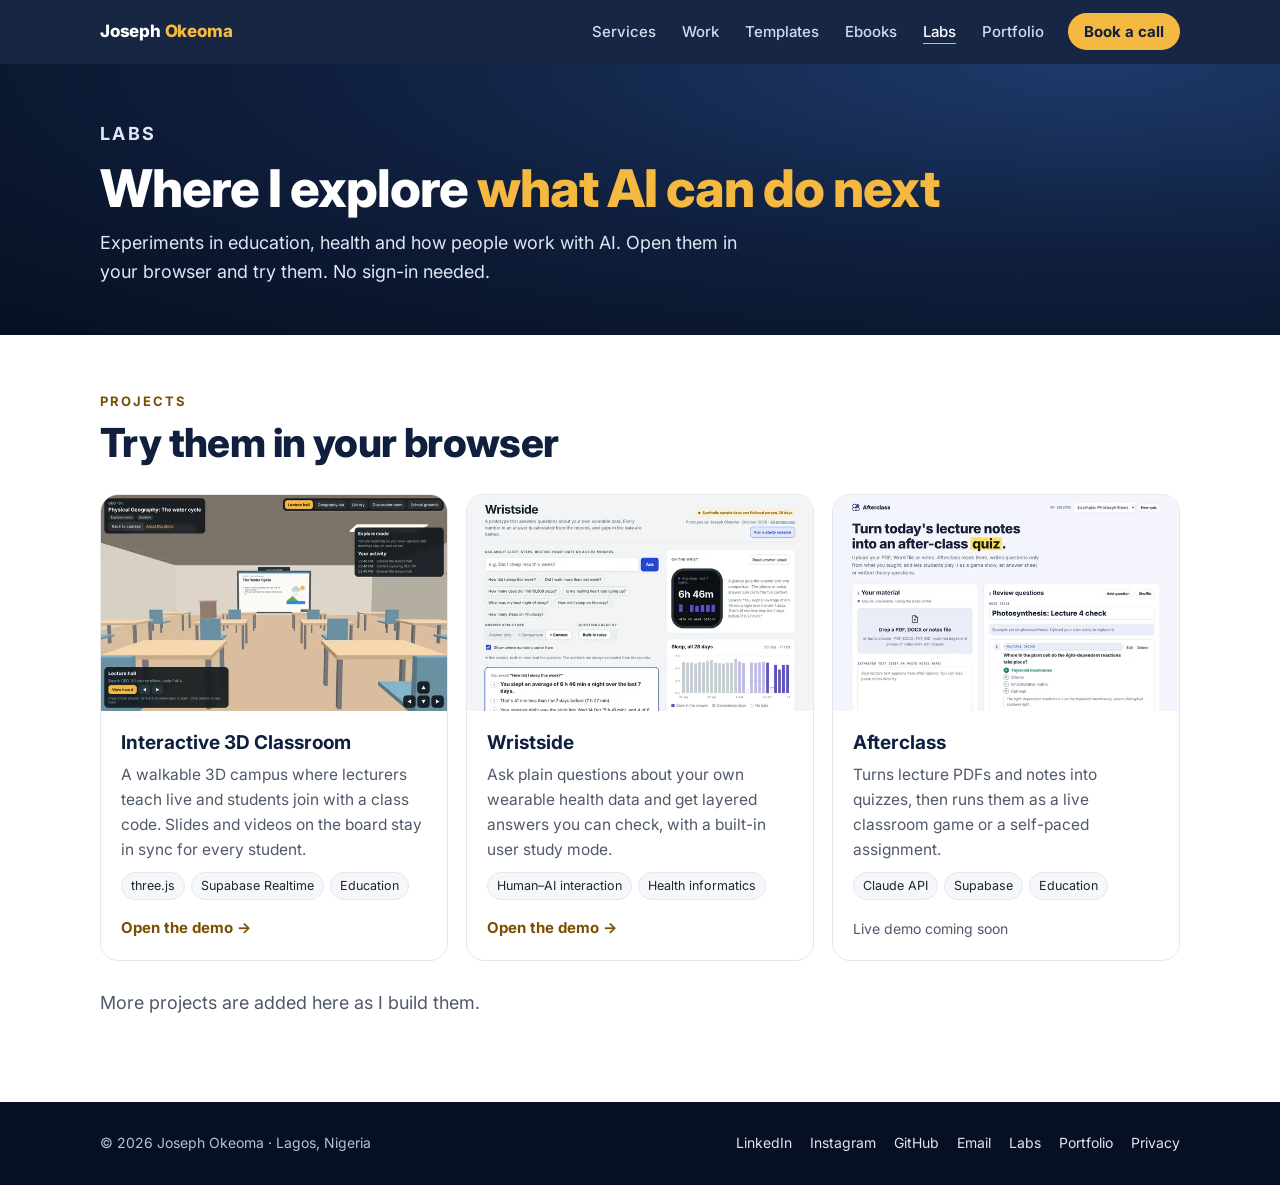
<file: labs.html>
<!doctype html>
<html lang="en">
<head>
<meta charset="utf-8">
<meta name="viewport" content="width=device-width, initial-scale=1">
<title>Labs | Joseph Okeoma</title>
<meta name="description" content="Experiments by Joseph Okeoma in education, health and human–AI interaction: an interactive 3D classroom, Wristside and Afterclass.">
<meta name="theme-color" content="#0f1f3d">
<meta property="og:title" content="Joseph Okeoma | AI for African businesses">
<meta property="og:description" content="AI agents and automations for Nigerian businesses. Free templates and a free 20-minute call.">
<meta property="og:image" content="og-image.png">
<meta property="og:type" content="website">
<meta name="twitter:card" content="summary_large_image">
<link rel="icon" href="data:image/svg+xml,%3Csvg xmlns='http://www.w3.org/2000/svg' viewBox='0 0 64 64'%3E%3Crect width='64' height='64' rx='14' fill='%230f1f3d'/%3E%3Ctext x='32' y='42' font-family='Arial' font-weight='700' font-size='28' text-anchor='middle' fill='%23f5b942'%3EJO%3C/text%3E%3C/svg%3E">
<link rel="preconnect" href="https://fonts.googleapis.com">
<link rel="preconnect" href="https://fonts.gstatic.com" crossorigin>
<link href="https://fonts.googleapis.com/css2?family=Inter:wght@400;500;600;700;800&display=swap" rel="stylesheet">
<link rel="stylesheet" href="style.css">
</head>
<body>
<a class="skip" href="#main">Skip to main content</a>

<header class="site">
  <div class="wrap">
    <a class="brand" href="index.html" aria-label="Joseph Okeoma, home">Joseph <span>Okeoma</span></a>
    <button type="button" class="menu-btn" aria-expanded="false" aria-controls="navlist">Menu</button>
    <nav aria-label="Main">
      <ul id="navlist">
        <li><a href="index.html#services">Services</a></li>
        <li><a href="index.html#work">Work</a></li>
        <li><a href="index.html#templates">Templates</a></li>
        <li><a href="index.html#ebooks">Ebooks</a></li>
        <li><a href="labs.html" aria-current="page">Labs</a></li>
        <li><a href="portfolio.html">Portfolio</a></li>
        <li class="keep"><a class="cta wa" href="https://wa.me/2348101892632" data-msg="call">Book a call</a></li>
      </ul>
    </nav>
  </div>
</header>

<main id="main">
<section class="dark page-hero" aria-labelledby="ph">
  <div class="wrap">
    <p class="tag">Labs</p>
    <h1 id="ph">Where I explore <span>what AI can do next</span></h1>
    <p>Experiments in education, health and how people work with AI. Open them in your browser and try them. No sign-in needed.</p>
  </div>
</section>
<section aria-labelledby="lp-h" style="padding-top:56px">
  <div class="wrap">
    <p class="eyebrow">Projects</p>
    <h2 id="lp-h">Try them in your browser</h2>
    <div data-projects="labs" data-headings="off"><p class="sub">Loading…</p></div>
    <p class="sub" style="margin-top:28px">More projects are added here as I build them.</p>
  </div>
</section>
</main>
<footer>
  <div class="wrap">
    <p>© 2026 Joseph Okeoma · Lagos, Nigeria</p>
    <ul aria-label="Links">
      <li><a href="https://www.linkedin.com/in/josephokeoma" target="_blank" rel="noopener">LinkedIn</a></li>
      <li><a href="https://www.instagram.com/josephokeoma" target="_blank" rel="noopener">Instagram</a></li>
      <li><a href="https://github.com/Okiejoedev" target="_blank" rel="noopener">GitHub</a></li>
      <li><a href="mailto:josephokeoma07@gmail.com">Email</a></li>
      <li><a href="labs.html">Labs</a></li>
      <li><a href="portfolio.html">Portfolio</a></li>
      <li><a href="index.html#privacy">Privacy</a></li>
    </ul>
  </div>
</footer>
<script>
const PHONE='2348101892632';
document.querySelectorAll('.wa').forEach(a=>{a.href='https://wa.me/'+PHONE+'?text='+encodeURIComponent("Hi Joseph, I found you through your website. I'd like to book a free 20-minute call about AI for my business.");a.target='_blank';a.rel='noopener';});
/* mobile menu */
(function(){const b=document.querySelector('.menu-btn'),l=document.getElementById('navlist');if(!b)return;
b.addEventListener('click',()=>{const o=l.classList.toggle('open');b.setAttribute('aria-expanded',o);b.textContent=o?'Close':'Menu';});
l.addEventListener('click',e=>{if(e.target.closest('a')){l.classList.remove('open');b.setAttribute('aria-expanded','false');b.textContent='Menu';}});
document.addEventListener('keydown',e=>{if(e.key==='Escape'&&l.classList.contains('open')){l.classList.remove('open');b.setAttribute('aria-expanded','false');b.textContent='Menu';b.focus();}});})();
</script>
<script src="projects.js"></script>
</body>
</html>
</file>
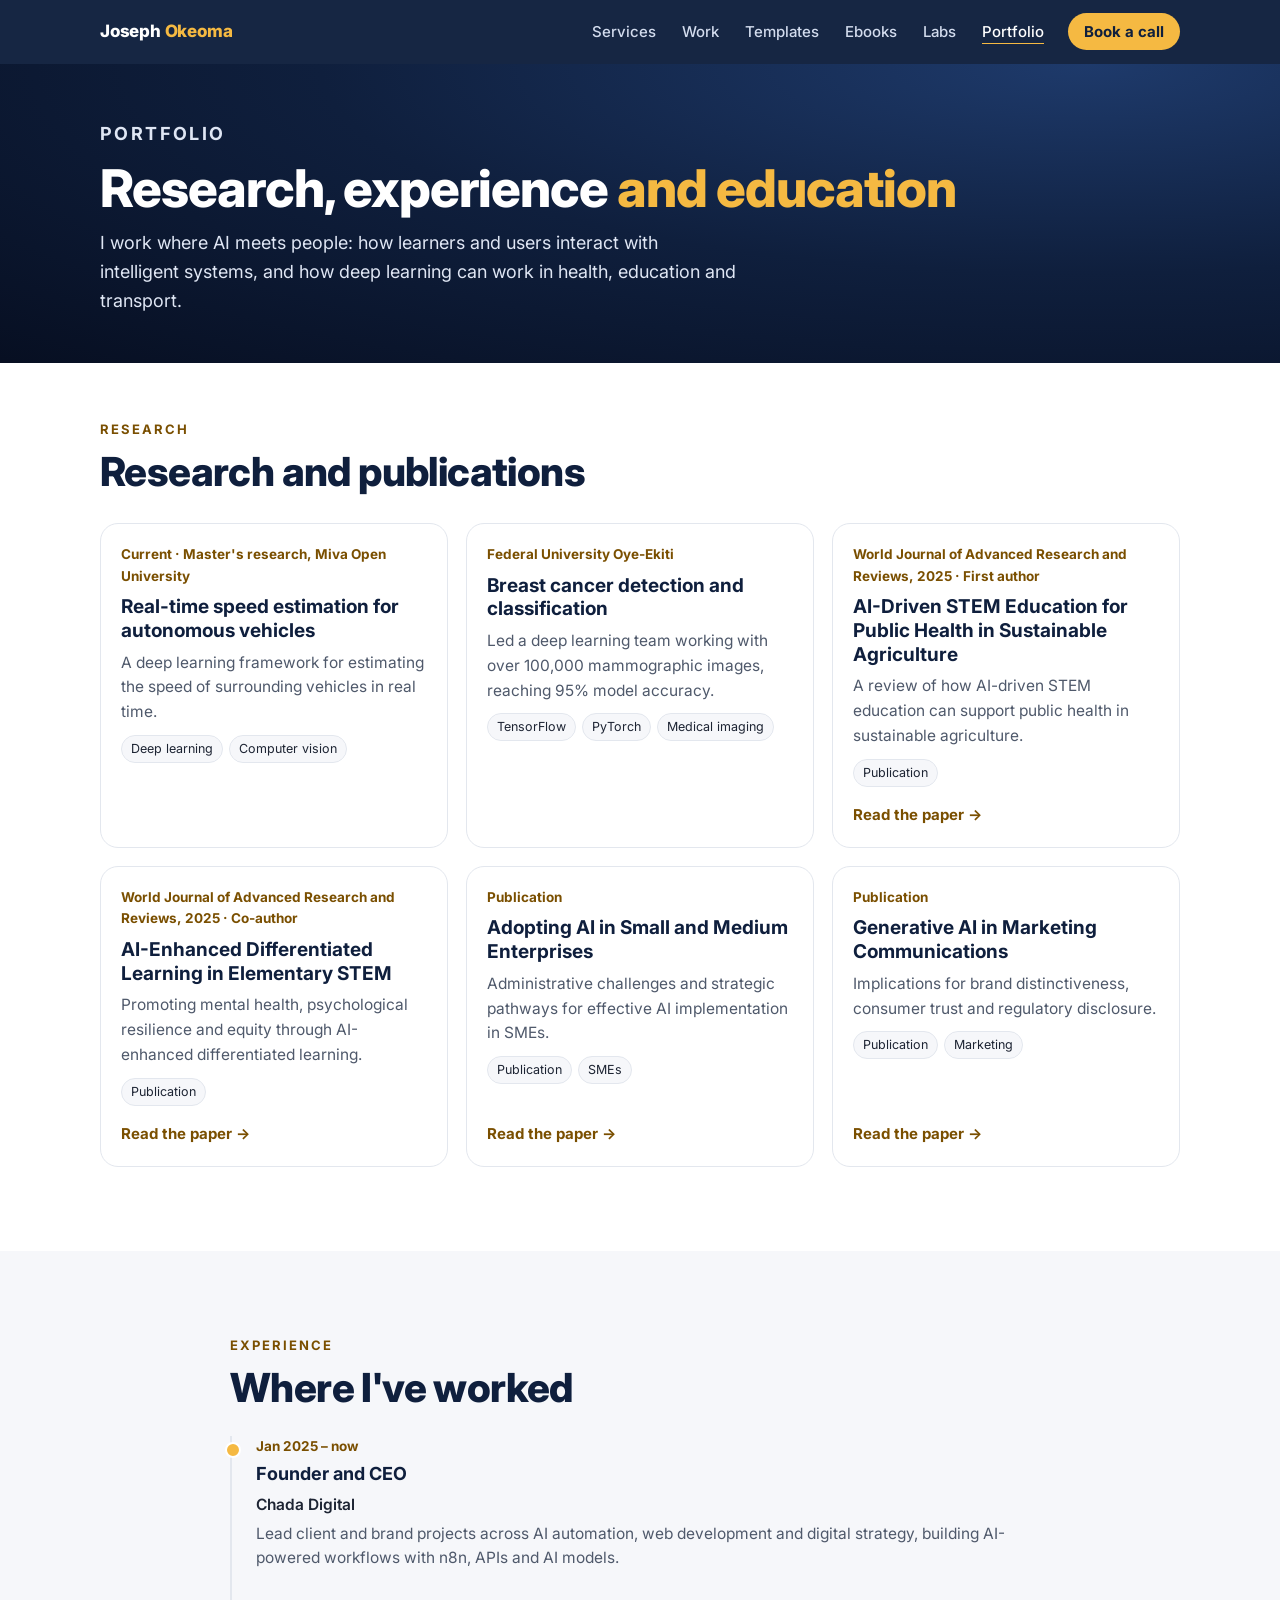
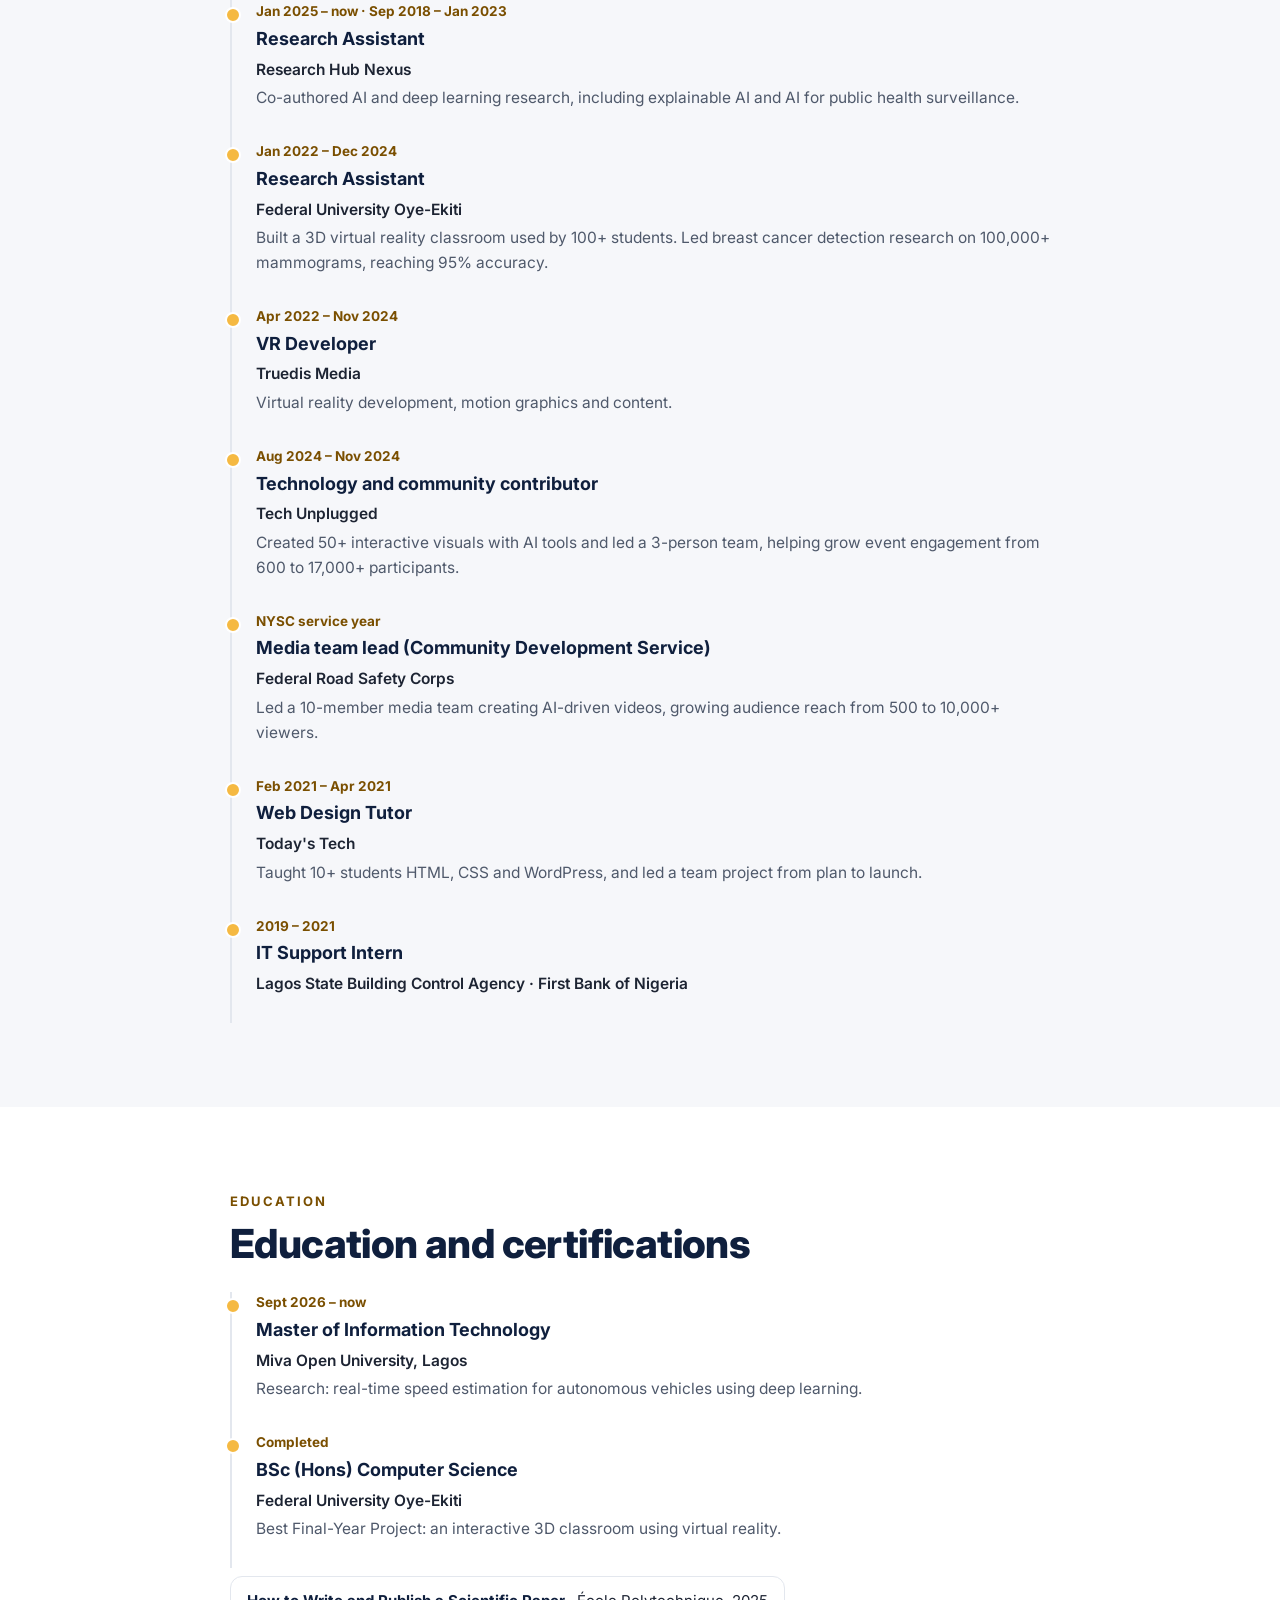
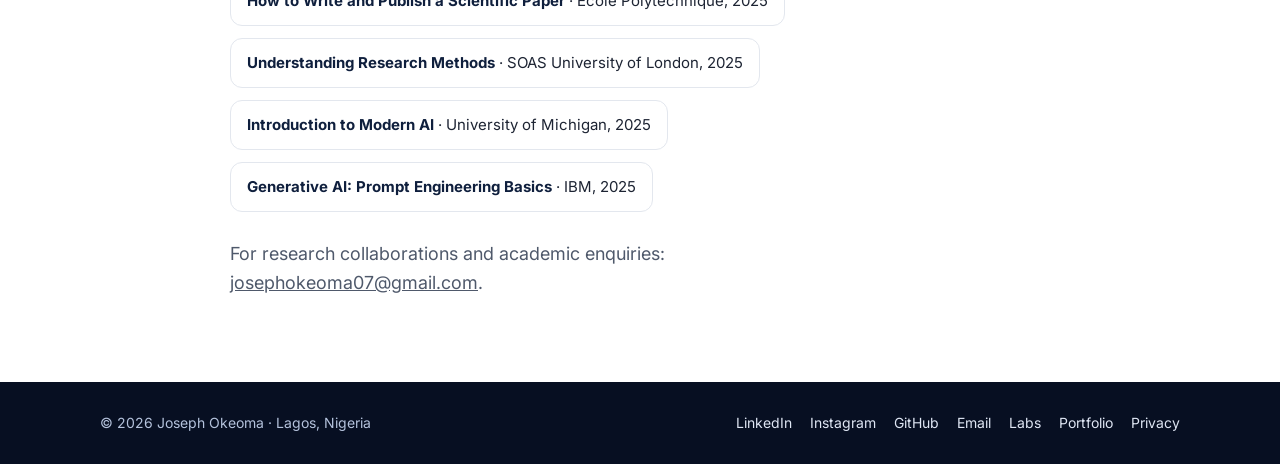
<file: portfolio.html>
<!doctype html>
<html lang="en">
<head>
<meta charset="utf-8">
<meta name="viewport" content="width=device-width, initial-scale=1">
<title>Portfolio | Joseph Okeoma</title>
<meta name="description" content="Research, publications, experience and education of Joseph Okeoma: human–AI interaction, deep learning, and AI in education and health.">
<meta name="theme-color" content="#0f1f3d">
<meta property="og:title" content="Joseph Okeoma | AI for African businesses">
<meta property="og:description" content="AI agents and automations for Nigerian businesses. Free templates and a free 20-minute call.">
<meta property="og:image" content="og-image.png">
<meta property="og:type" content="website">
<meta name="twitter:card" content="summary_large_image">
<link rel="icon" href="data:image/svg+xml,%3Csvg xmlns='http://www.w3.org/2000/svg' viewBox='0 0 64 64'%3E%3Crect width='64' height='64' rx='14' fill='%230f1f3d'/%3E%3Ctext x='32' y='42' font-family='Arial' font-weight='700' font-size='28' text-anchor='middle' fill='%23f5b942'%3EJO%3C/text%3E%3C/svg%3E">
<link rel="preconnect" href="https://fonts.googleapis.com">
<link rel="preconnect" href="https://fonts.gstatic.com" crossorigin>
<link href="https://fonts.googleapis.com/css2?family=Inter:wght@400;500;600;700;800&display=swap" rel="stylesheet">
<link rel="stylesheet" href="style.css">
</head>
<body>
<a class="skip" href="#main">Skip to main content</a>

<header class="site">
  <div class="wrap">
    <a class="brand" href="index.html" aria-label="Joseph Okeoma, home">Joseph <span>Okeoma</span></a>
    <button type="button" class="menu-btn" aria-expanded="false" aria-controls="navlist">Menu</button>
    <nav aria-label="Main">
      <ul id="navlist">
        <li><a href="index.html#services">Services</a></li>
        <li><a href="index.html#work">Work</a></li>
        <li><a href="index.html#templates">Templates</a></li>
        <li><a href="index.html#ebooks">Ebooks</a></li>
        <li><a href="labs.html">Labs</a></li>
        <li><a href="portfolio.html" aria-current="page">Portfolio</a></li>
        <li class="keep"><a class="cta wa" href="https://wa.me/2348101892632" data-msg="call">Book a call</a></li>
      </ul>
    </nav>
  </div>
</header>

<main id="main">
<section class="dark page-hero" aria-labelledby="ph">
  <div class="wrap">
    <p class="tag">Portfolio</p>
    <h1 id="ph">Research, experience <span>and education</span></h1>
    <p>I work where AI meets people: how learners and users interact with intelligent systems, and how deep learning can work in health, education and transport.</p>
  </div>
</section>

<section aria-labelledby="r-h" style="padding-top:56px">
  <div class="wrap">
    <p class="eyebrow">Research</p>
    <h2 id="r-h">Research and publications</h2>
    <div data-projects="research" data-headings="off"><p class="sub">Loading…</p></div>
  </div>
</section>

<section class="alt" aria-labelledby="x-h">
  <div class="wrap" style="max-width:860px">
    <p class="eyebrow">Experience</p>
    <h2 id="x-h">Where I've worked</h2>
    <ol class="tl">
      <li><p class="when">Jan 2025 – now</p><h3>Founder and CEO</h3><p class="org">Chada Digital</p><p>Lead client and brand projects across AI automation, web development and digital strategy, building AI-powered workflows with n8n, APIs and AI models.</p></li>
      <li><p class="when">Jan 2025 – now · Sep 2018 – Jan 2023</p><h3>Research Assistant</h3><p class="org">Research Hub Nexus</p><p>Co-authored AI and deep learning research, including explainable AI and AI for public health surveillance.</p></li>
      <li><p class="when">Jan 2022 – Dec 2024</p><h3>Research Assistant</h3><p class="org">Federal University Oye-Ekiti</p><p>Built a 3D virtual reality classroom used by 100+ students. Led breast cancer detection research on 100,000+ mammograms, reaching 95% accuracy.</p></li>
      <li><p class="when">Apr 2022 – Nov 2024</p><h3>VR Developer</h3><p class="org">Truedis Media</p><p>Virtual reality development, motion graphics and content.</p></li>
      <li><p class="when">Aug 2024 – Nov 2024</p><h3>Technology and community contributor</h3><p class="org">Tech Unplugged</p><p>Created 50+ interactive visuals with AI tools and led a 3-person team, helping grow event engagement from 600 to 17,000+ participants.</p></li>
      <li><p class="when">NYSC service year</p><h3>Media team lead (Community Development Service)</h3><p class="org">Federal Road Safety Corps</p><p>Led a 10-member media team creating AI-driven videos, growing audience reach from 500 to 10,000+ viewers.</p></li>
      <li><p class="when">Feb 2021 – Apr 2021</p><h3>Web Design Tutor</h3><p class="org">Today's Tech</p><p>Taught 10+ students HTML, CSS and WordPress, and led a team project from plan to launch.</p></li>
      <li><p class="when">2019 – 2021</p><h3>IT Support Intern</h3><p class="org">Lagos State Building Control Agency · First Bank of Nigeria</p></li>
    </ol>
  </div>
</section>

<section aria-labelledby="e-h">
  <div class="wrap" style="max-width:860px">
    <p class="eyebrow">Education</p>
    <h2 id="e-h">Education and certifications</h2>
    <ol class="tl">
      <li><p class="when">Sept 2026 – now</p><h3>Master of Information Technology</h3><p class="org">Miva Open University, Lagos</p><p>Research: real-time speed estimation for autonomous vehicles using deep learning.</p></li>
      <li><p class="when">Completed</p><h3>BSc (Hons) Computer Science</h3><p class="org">Federal University Oye-Ekiti</p><p>Best Final-Year Project: an interactive 3D classroom using virtual reality.</p></li>
    </ol>
    <ul class="facts" style="margin-top:8px">
      <li><b>How to Write and Publish a Scientific Paper</b> · École Polytechnique, 2025</li>
      <li><b>Understanding Research Methods</b> · SOAS University of London, 2025</li>
      <li><b>Introduction to Modern AI</b> · University of Michigan, 2025</li>
      <li><b>Generative AI: Prompt Engineering Basics</b> · IBM, 2025</li>
    </ul>
    <p class="sub" style="margin-top:28px">For research collaborations and academic enquiries: <a href="mailto:josephokeoma07@gmail.com">josephokeoma07@gmail.com</a>.</p>
  </div>
</section>
</main>
<footer>
  <div class="wrap">
    <p>© 2026 Joseph Okeoma · Lagos, Nigeria</p>
    <ul aria-label="Links">
      <li><a href="https://www.linkedin.com/in/josephokeoma" target="_blank" rel="noopener">LinkedIn</a></li>
      <li><a href="https://www.instagram.com/josephokeoma" target="_blank" rel="noopener">Instagram</a></li>
      <li><a href="https://github.com/Okiejoedev" target="_blank" rel="noopener">GitHub</a></li>
      <li><a href="mailto:josephokeoma07@gmail.com">Email</a></li>
      <li><a href="labs.html">Labs</a></li>
      <li><a href="portfolio.html">Portfolio</a></li>
      <li><a href="index.html#privacy">Privacy</a></li>
    </ul>
  </div>
</footer>
<script>
const PHONE='2348101892632';
document.querySelectorAll('.wa').forEach(a=>{a.href='https://wa.me/'+PHONE+'?text='+encodeURIComponent("Hi Joseph, I found you through your website. I'd like to book a free 20-minute call about AI for my business.");a.target='_blank';a.rel='noopener';});
/* mobile menu */
(function(){const b=document.querySelector('.menu-btn'),l=document.getElementById('navlist');if(!b)return;
b.addEventListener('click',()=>{const o=l.classList.toggle('open');b.setAttribute('aria-expanded',o);b.textContent=o?'Close':'Menu';});
l.addEventListener('click',e=>{if(e.target.closest('a')){l.classList.remove('open');b.setAttribute('aria-expanded','false');b.textContent='Menu';}});
document.addEventListener('keydown',e=>{if(e.key==='Escape'&&l.classList.contains('open')){l.classList.remove('open');b.setAttribute('aria-expanded','false');b.textContent='Menu';b.focus();}});})();
</script>
<script src="projects.js"></script>
</body>
</html>
</file>
<file: style.css>
:root{--navy:#0f1f3d;--navy-2:#070f22;--navy-3:#1e3a6b;--gold:#f5b942;--gold-ink:#7a4f00;--ink:#1d2433;--muted:#4f596b;--line:#e3e7ee;--bg:#f6f7fa;--ok:#17643f}
*{box-sizing:border-box;margin:0}
html{scroll-behavior:smooth}
@media (prefers-reduced-motion:reduce){html{scroll-behavior:auto}*{transition:none!important}}
body{font-family:Inter,system-ui,-apple-system,"Segoe UI",sans-serif;color:var(--ink);background:#fff;line-height:1.6;font-size:17px;-webkit-font-smoothing:antialiased}
a{color:inherit}
img{max-width:100%}
.wrap{max-width:1120px;margin:0 auto;padding:0 20px}
.sr-only{position:absolute;width:1px;height:1px;padding:0;margin:-1px;overflow:hidden;clip:rect(0,0,0,0);border:0}
.skip{position:absolute;left:12px;top:-60px;background:var(--gold);color:var(--navy);padding:10px 16px;border-radius:8px;font-weight:700;z-index:100;text-decoration:none}
.skip:focus{top:12px}
:focus-visible{outline:3px solid #1e5bd6;outline-offset:3px;border-radius:6px}
.dark :focus-visible,header.site :focus-visible{outline-color:var(--gold)}
.btn{display:inline-flex;align-items:center;justify-content:center;gap:10px;min-height:48px;padding:12px 22px;border-radius:999px;font-weight:600;text-decoration:none;font-size:16px;border:0;cursor:pointer;font-family:inherit;transition:transform .15s ease,box-shadow .15s ease}
.btn:hover{transform:translateY(-1px)}
.btn-gold{background:var(--gold);color:var(--navy)}
.btn-gold:hover{box-shadow:0 8px 22px rgba(245,185,66,.35)}
.btn-ghost{border:1.5px solid rgba(255,255,255,.45);color:#fff;background:transparent}
.btn-navy{background:var(--navy);color:#fff}
.btn-line{border:1.5px solid var(--navy);color:var(--navy);background:#fff}
.btn svg{width:20px;height:20px;flex:none}
header.site{position:sticky;top:0;z-index:20;background:rgba(15,31,61,.97);backdrop-filter:blur(8px)}
header.site .wrap{display:flex;align-items:center;justify-content:space-between;min-height:64px;gap:12px}
.brand{color:#fff;font-weight:800;text-decoration:none;font-size:17px;letter-spacing:-.2px}
.brand span{color:var(--gold)}
nav ul{list-style:none;display:flex;gap:22px;align-items:center;padding:0}
nav a{color:#d3dcee;text-decoration:none;font-size:15px;font-weight:500;padding:6px 2px}
nav a:hover{color:#fff}
nav a.cta{color:var(--navy);background:var(--gold);padding:9px 16px;border-radius:999px;font-weight:700}
@media(max-width:760px){nav li:not(.keep){display:none}}
.dark{background:radial-gradient(120% 140% at 85% 0%,var(--navy-3) 0%,var(--navy) 50%,var(--navy-2) 100%);color:#fff}
.hero{position:relative;overflow:hidden;padding:0}
.hero::before{content:"";position:absolute;inset:0;background-image:radial-gradient(rgba(255,255,255,.06) 1.4px,transparent 1.6px);background-size:28px 28px;pointer-events:none}
.hero .wrap{position:relative;display:grid;grid-template-columns:1.35fr .85fr;gap:48px;align-items:center;padding-top:72px;padding-bottom:84px}
.tag{font-size:13px;font-weight:700;letter-spacing:2.4px;text-transform:uppercase;color:var(--gold)}
.hero h1{font-size:clamp(36px,5.4vw,60px);line-height:1.05;letter-spacing:-1.3px;margin:16px 0 18px;font-weight:800}
.hero h1 span{color:var(--gold)}
.hero .lead{font-size:19px;color:#dfe6f4;max-width:570px}
.hero .actions{display:flex;flex-wrap:wrap;gap:12px;margin-top:28px}
.hero .note{font-size:14px;color:#b4c2dc;margin-top:14px}
.photo{position:relative;justify-self:center}
.photo img,.mono{width:min(320px,80vw);aspect-ratio:1/1;object-fit:cover;border-radius:50%;border:6px solid rgba(255,255,255,.12);display:block;background:var(--navy-3)}
.mono{display:flex;align-items:center;justify-content:center;font-size:92px;font-weight:800;color:var(--gold);background:linear-gradient(160deg,#1e3a6b,#0f1f3d)}
.photo .badge{position:absolute;bottom:16px;left:-8px;background:#fff;color:var(--navy);border-radius:14px;padding:10px 14px;font-size:14px;font-weight:700;box-shadow:0 10px 30px rgba(0,0,0,.25)}
.photo .badge small{display:block;color:var(--muted);font-weight:500;font-size:12.5px}
@media(max-width:860px){.hero .wrap{grid-template-columns:1fr;padding-top:36px;padding-bottom:56px;gap:26px}.photo{order:-1;justify-self:start}.photo img,.photo .mono{width:140px;font-size:44px}.photo .badge{left:118px;bottom:38px;white-space:nowrap}}
.strip{background:var(--navy-2);color:#c3cee3;font-size:14.5px}
.strip .wrap{display:flex;flex-wrap:wrap;gap:10px 28px;justify-content:center;padding:16px 20px}
.strip b{color:#fff}
section{padding:84px 0}
section.alt{background:var(--bg)}
.eyebrow{font-size:13px;font-weight:700;letter-spacing:2px;text-transform:uppercase;color:var(--gold-ink)}
h2{font-size:clamp(28px,3.6vw,40px);line-height:1.12;letter-spacing:-.6px;margin:10px 0 14px;font-weight:800;color:var(--navy)}
.sub{color:var(--muted);max-width:660px;font-size:18px}
.grid{display:grid;gap:18px;margin-top:36px}
.g4{grid-template-columns:repeat(4,1fr)}
.g3{grid-template-columns:repeat(3,1fr)}
@media(max-width:960px){.g4,.g3{grid-template-columns:repeat(2,1fr)}}
@media(max-width:600px){.g4,.g3{grid-template-columns:1fr}}
.pain{background:#fff;border:1px solid var(--line);border-radius:18px;padding:22px}
.pain .q{font-size:17px;font-weight:700;color:var(--navy);line-height:1.35}
.pain .a{color:var(--muted);font-size:15.5px;margin-top:10px}
.pain .a b{color:var(--ok)}
.card{background:#fff;border:1px solid var(--line);border-radius:18px;padding:24px}
.ic{width:44px;height:44px;border-radius:12px;background:var(--navy);display:flex;align-items:center;justify-content:center;margin-bottom:16px}
.ic svg{width:22px;height:22px;stroke:var(--gold);fill:none;stroke-width:2;stroke-linecap:round;stroke-linejoin:round}
.card h3{font-size:19px;color:var(--navy);margin-bottom:6px}
.card p{color:var(--muted);font-size:16px}
.card.feature{border:2px solid var(--gold);background:#fffaf0}
.card .lbl{display:inline-block;font-size:12px;font-weight:700;color:var(--gold-ink);background:#fdf0d2;border-radius:999px;padding:3px 9px;margin-bottom:10px}
.tpl{display:grid;grid-template-columns:1.05fr .95fr;gap:36px;margin-top:36px;background:#fff;border:1px solid var(--line);border-radius:22px;padding:32px}
@media(max-width:900px){.tpl{grid-template-columns:1fr;padding:22px}}
.pill{display:inline-block;background:#e6f4ec;color:var(--ok);font-weight:700;font-size:13px;padding:5px 10px;border-radius:999px}
.tpl h3{font-size:26px;color:var(--navy);margin:12px 0 10px;line-height:1.2}
.tpl ul{padding-left:20px;margin:14px 0 18px}
.tpl li{margin-bottom:6px}
.tpl .shot{width:100%;border-radius:14px;border:1px solid var(--line);box-shadow:0 18px 40px rgba(15,31,61,.12);margin-top:6px}
.tpl2{display:grid;grid-template-columns:1.1fr .9fr;gap:28px;margin-top:36px;align-items:start}
@media(max-width:900px){.tpl2{grid-template-columns:1fr}}
.tpl-list{display:grid;gap:18px}
.tcard{background:#fff;border:1px solid var(--line);border-radius:20px;padding:24px}
.tcard h3{font-size:22px;color:var(--navy);margin:10px 0 8px;line-height:1.2}
.tcard ul{padding-left:20px;margin:12px 0 16px}
.tcard li{margin-bottom:4px}
.tcard .shot{width:100%;border-radius:12px;border:1px solid var(--line);margin:4px 0 16px}
.tcard .row{display:flex;flex-wrap:wrap;gap:10px}
.tpl-form{position:sticky;top:84px}
@media(max-width:900px){.tpl-form{position:static}}
form.lead{background:var(--bg);border:1px solid var(--line);border-radius:18px;padding:22px}
form.lead h3{font-size:20px;color:var(--navy);margin:0}
form.lead .hint{font-size:14.5px;color:var(--muted);margin:4px 0 14px}
.f{margin-bottom:14px}
.f label{display:block;font-weight:600;font-size:15px;margin-bottom:6px;color:var(--ink)}
.f label .opt{font-weight:400;color:var(--muted)}
.f input,.f select,.f textarea{width:100%;font:inherit;font-size:16px;padding:12px 14px;border:1.5px solid #9aa4b5;border-radius:12px;background:#fff;color:var(--ink);min-height:48px}
.f textarea{min-height:84px;resize:vertical}
.f input:focus,.f select:focus,.f textarea:focus{border-color:#1e5bd6;outline:3px solid rgba(30,91,214,.25);outline-offset:0}
.two{display:grid;grid-template-columns:1fr 1fr;gap:12px}
@media(max-width:520px){.two{grid-template-columns:1fr}}
.check{display:flex;gap:10px;align-items:flex-start;font-size:14.5px;color:var(--ink);margin:4px 0 6px}
.check input{width:22px;height:22px;flex:none;margin-top:1px;accent-color:var(--navy)}
.err{color:#b3261e;font-size:14px;margin-top:6px;display:none}
.f.bad input,.f.bad select{border-color:#b3261e}
.f.bad .err{display:block}
#formStatus{font-size:15px;margin-top:10px;min-height:1px}
.done{display:none}
.done.show{display:block;background:#eef8f2;border:1px solid #bfe3cf;border-radius:18px;padding:22px}
.done h3{color:var(--ok);font-size:21px}
.done p{color:var(--ink);margin:6px 0 14px}
.privacy-note{font-size:13.5px;color:var(--muted);margin-top:10px}
.soon{margin-top:18px;display:flex;flex-wrap:wrap;gap:10px;align-items:center;color:var(--muted);font-size:15px}
.soon span.s{background:#fff;border:1px dashed #9aa4b5;border-radius:999px;padding:6px 12px;font-size:14px;color:var(--ink)}
.steps{display:grid;grid-template-columns:repeat(3,1fr);gap:18px;margin-top:36px;list-style:none;padding:0;counter-reset:s}
@media(max-width:800px){.steps{grid-template-columns:1fr}}
.steps li{background:#fff;border:1px solid var(--line);border-radius:18px;padding:24px;counter-increment:s}
.steps li::before{content:counter(s);display:flex;width:38px;height:38px;border-radius:50%;background:var(--gold);color:var(--navy);font-weight:800;align-items:center;justify-content:center;margin-bottom:14px}
.steps h3{font-size:19px;color:var(--navy);margin-bottom:6px}
.steps p{color:var(--muted);font-size:16px}
.work{display:grid;grid-template-columns:repeat(3,1fr);gap:18px;margin-top:36px}
@media(max-width:900px){.work{grid-template-columns:1fr}}
.wk{border-radius:18px;overflow:hidden;border:1px solid var(--line);background:#fff;display:flex;flex-direction:column;text-decoration:none;transition:box-shadow .15s ease}
.wk:hover{box-shadow:0 14px 30px rgba(15,31,61,.1)}
.wk img{width:100%;aspect-ratio:16/10;object-fit:cover;background:#e9edf4;display:block}
.wk div{padding:18px 20px}
.wk h3{font-size:18px;color:var(--navy)}
.wk p{color:var(--muted);font-size:15px;margin-top:4px}
.wk .go{color:var(--gold-ink);font-weight:700;font-size:15px;margin-top:10px;display:inline-block}
.facts{margin-top:22px;display:flex;flex-wrap:wrap;gap:12px;list-style:none;padding:0}
.facts li{background:#fff;border:1px solid var(--line);border-radius:12px;padding:12px 16px;font-size:15px}
.facts b{color:var(--navy)}
.faq{margin-top:30px;max-width:820px}
.faq details{border-bottom:1px solid var(--line)}
.faq summary{cursor:pointer;list-style:none;padding:20px 40px 20px 0;font-weight:700;font-size:18px;color:var(--navy);position:relative}
.faq summary::-webkit-details-marker{display:none}
.faq summary::after{content:"+";position:absolute;right:6px;top:16px;font-size:26px;font-weight:500;color:var(--gold-ink)}
.faq details[open] summary::after{content:"–"}
.faq details p{color:var(--muted);padding:0 0 20px;max-width:720px}
.about{display:grid;grid-template-columns:.75fr 1.25fr;gap:44px;align-items:center}
@media(max-width:800px){.about{grid-template-columns:1fr}}
.about .pic img,.about .pic .mono{width:100%;max-width:340px;border-radius:22px;aspect-ratio:4/5;object-fit:cover;border:0;font-size:96px}
.about p{margin-bottom:14px}
.final{text-align:center}
.final p{color:#dfe6f4;max-width:560px;margin:0 auto 26px;font-size:18px}
.final h2{color:#fff}
footer{background:var(--navy-2);color:#b4c2dc;font-size:14px;padding:30px 0}
footer .wrap{display:flex;flex-wrap:wrap;justify-content:space-between;gap:14px}
footer ul{list-style:none;display:flex;flex-wrap:wrap;gap:18px;padding:0}
footer a{color:#dfe6f4;text-decoration:none}
footer a:hover{text-decoration:underline}
.fab{position:fixed;right:18px;bottom:18px;z-index:30;width:58px;height:58px;border-radius:50%;background:#1f9e50;display:flex;align-items:center;justify-content:center;box-shadow:0 10px 24px rgba(0,0,0,.25)}
.fab svg{width:30px;height:30px;fill:#fff}

/* projects page */
.page-hero{padding:56px 0 48px}
.page-hero h1{font-size:clamp(34px,5vw,52px);line-height:1.08;letter-spacing:-1px;font-weight:800;margin:12px 0 12px}
.page-hero h1 span{color:var(--gold)}
.page-hero p{color:#dfe6f4;font-size:18px;max-width:640px}
.filters{display:flex;flex-wrap:wrap;gap:10px;margin:0 0 28px;padding:0;list-style:none}
.filters button{font:inherit;font-size:15px;font-weight:600;min-height:44px;padding:8px 16px;border-radius:999px;border:1.5px solid #9aa4b5;background:#fff;color:var(--ink);cursor:pointer}
.filters button[aria-pressed="true"]{background:var(--navy);border-color:var(--navy);color:#fff}
.pgroup{margin-bottom:56px}
.pgroup h2{font-size:clamp(24px,3vw,32px)}
.pgrid{display:grid;grid-template-columns:repeat(3,minmax(0,1fr));gap:18px;margin-top:20px}
@media(max-width:900px){.pgrid{grid-template-columns:repeat(2,minmax(0,1fr))}}
@media(max-width:600px){.pgrid{grid-template-columns:minmax(0,1fr)}}
.pcard{background:#fff;border:1px solid var(--line);border-radius:18px;overflow:hidden;display:flex;flex-direction:column}
.pcard img{width:100%;aspect-ratio:16/10;object-fit:cover;background:#e9edf4;display:block}
.pcard .body{padding:20px;display:flex;flex-direction:column;gap:8px;flex:1}
.pcard h3{font-size:19px;color:var(--navy);line-height:1.25}
.pcard p{color:var(--muted);font-size:15.5px}
.pcard .meta{font-size:13.5px;color:var(--gold-ink);font-weight:700}
.chips{display:flex;flex-wrap:wrap;gap:6px;margin-top:2px;padding:0;list-style:none}
.chips li{font-size:12.5px;background:var(--bg);border:1px solid var(--line);border-radius:999px;padding:3px 9px;color:var(--ink)}
.pcard .links{margin-top:auto;padding-top:8px;display:flex;flex-wrap:wrap;gap:14px}
.pcard .links a{color:var(--gold-ink);font-weight:700;font-size:15px;text-decoration:none}
.pcard .links a:hover{text-decoration:underline}
.pcard .soon-note{font-size:14px;color:var(--muted)}

.pcard,.tcard,.wk{min-width:0}
.ghead{font-size:24px;color:var(--navy);margin:0 0 6px;letter-spacing:-.3px}
.pgroup{margin-top:36px;margin-bottom:0}
.pgroup:first-child{margin-top:28px}
/* mobile menu */
.menu-btn{display:none;align-items:center;gap:8px;font:inherit;font-weight:600;color:#fff;background:transparent;border:1.5px solid rgba(255,255,255,.4);border-radius:999px;min-height:44px;padding:8px 14px;cursor:pointer}
@media(max-width:860px){
  .menu-btn{display:inline-flex}
  nav ul{display:none;position:absolute;left:0;right:0;top:64px;background:var(--navy);flex-direction:column;align-items:stretch;gap:0;padding:8px 20px 18px;box-shadow:0 12px 24px rgba(0,0,0,.25)}
  nav ul.open{display:flex}
  nav li:not(.keep){display:block}
  nav ul a{display:block;padding:12px 4px;font-size:17px;border-bottom:1px solid rgba(255,255,255,.08)}
  nav ul a.cta{margin-top:12px;text-align:center;border:0}
}
@media(max-width:760px){nav li:not(.keep){display:block}}
header.site .wrap{position:relative}
nav a[aria-current="page"]{color:#fff;text-decoration:underline;text-underline-offset:6px;text-decoration-color:var(--gold)}
/* ebooks */
.ebooks{display:grid;grid-template-columns:repeat(3,minmax(0,1fr));gap:18px;margin-top:30px}
@media(max-width:900px){.ebooks{grid-template-columns:minmax(0,1fr)}}
.ebook{background:#fff;border:1px solid var(--line);border-radius:18px;padding:22px;display:flex;flex-direction:column;gap:10px}
.ebook .cover{aspect-ratio:3/4;border-radius:12px;background:linear-gradient(160deg,#1e3a6b,#0f1f3d);color:#fff;display:flex;align-items:flex-end;padding:18px;font-weight:800;font-size:20px;line-height:1.2}
.ebook .cover img{width:100%;height:100%;object-fit:cover;border-radius:12px}
.ebook h3{font-size:18px;color:var(--navy)}
.ebook .price{font-weight:800;color:var(--navy);font-size:18px}
.ebook .soon-tag{display:inline-block;font-size:12.5px;font-weight:700;background:#fdf0d2;color:var(--gold-ink);border-radius:999px;padding:3px 10px;align-self:flex-start}
/* timeline */
.tl{list-style:none;padding:0;margin-top:26px;border-left:2px solid var(--line)}
.tl li{position:relative;padding:0 0 26px 24px}
.tl li::before{content:"";position:absolute;left:-7px;top:6px;width:12px;height:12px;border-radius:50%;background:var(--gold);border:2px solid #fff}
.tl .when{font-size:13.5px;font-weight:700;color:var(--gold-ink)}
.tl h3{font-size:18px;color:var(--navy);margin:2px 0}
.tl .org{color:var(--ink);font-weight:600;font-size:15.5px}
.tl p{color:var(--muted);font-size:15.5px;margin-top:4px}
/* calculator */
.calc{display:grid;grid-template-columns:1fr 1fr;gap:24px;margin-top:30px;align-items:stretch}
@media(max-width:860px){.calc{grid-template-columns:minmax(0,1fr)}}
.calc-form{background:#fff;border:1px solid var(--line);border-radius:18px;padding:24px}
.calc-out{background:var(--navy);color:#fff;border-radius:18px;padding:28px;display:flex;flex-direction:column;justify-content:center}
.calc-out .lbl2{color:#c9d4ea;font-size:16px}
.calc-out .big{font-size:clamp(34px,5vw,48px);font-weight:800;letter-spacing:-1px;line-height:1.1;margin:4px 0 10px}
.calc-out .big.gold{color:var(--gold)}
.calc-out .btn{align-self:flex-start;margin-top:18px}
/* testimonials */
.tgrid{display:grid;grid-template-columns:repeat(3,minmax(0,1fr));gap:18px;margin-top:30px}
@media(max-width:900px){.tgrid{grid-template-columns:minmax(0,1fr)}}
.tq{background:#fff;border:1px solid var(--line);border-radius:18px;padding:24px;margin:0}
.tq blockquote{font-size:17px;line-height:1.55;color:var(--ink);margin:0 0 16px}
.tq figcaption{display:flex;gap:12px;align-items:center;font-size:14.5px;color:var(--muted)}
.tq figcaption b{display:block;color:var(--navy);font-size:15.5px}
.tq img{width:44px;height:44px;border-radius:50%;object-fit:cover}
</file>
